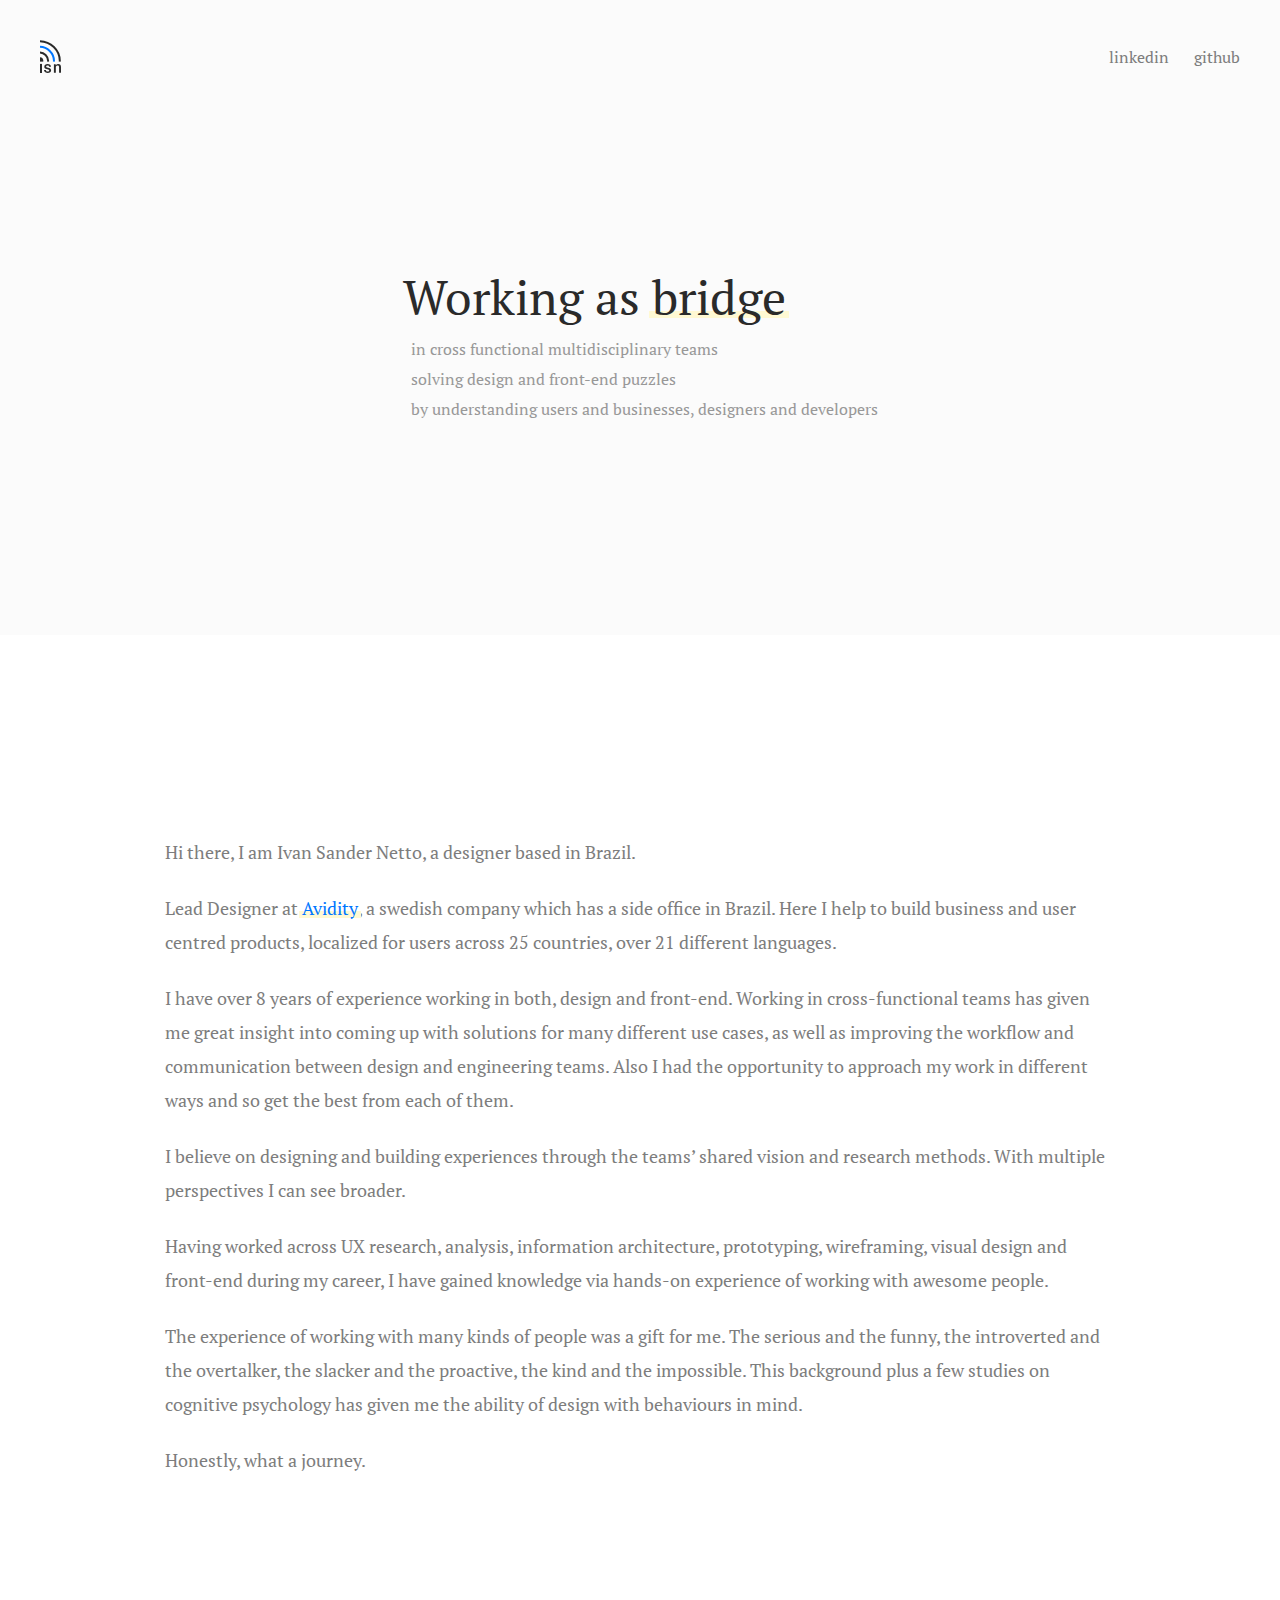
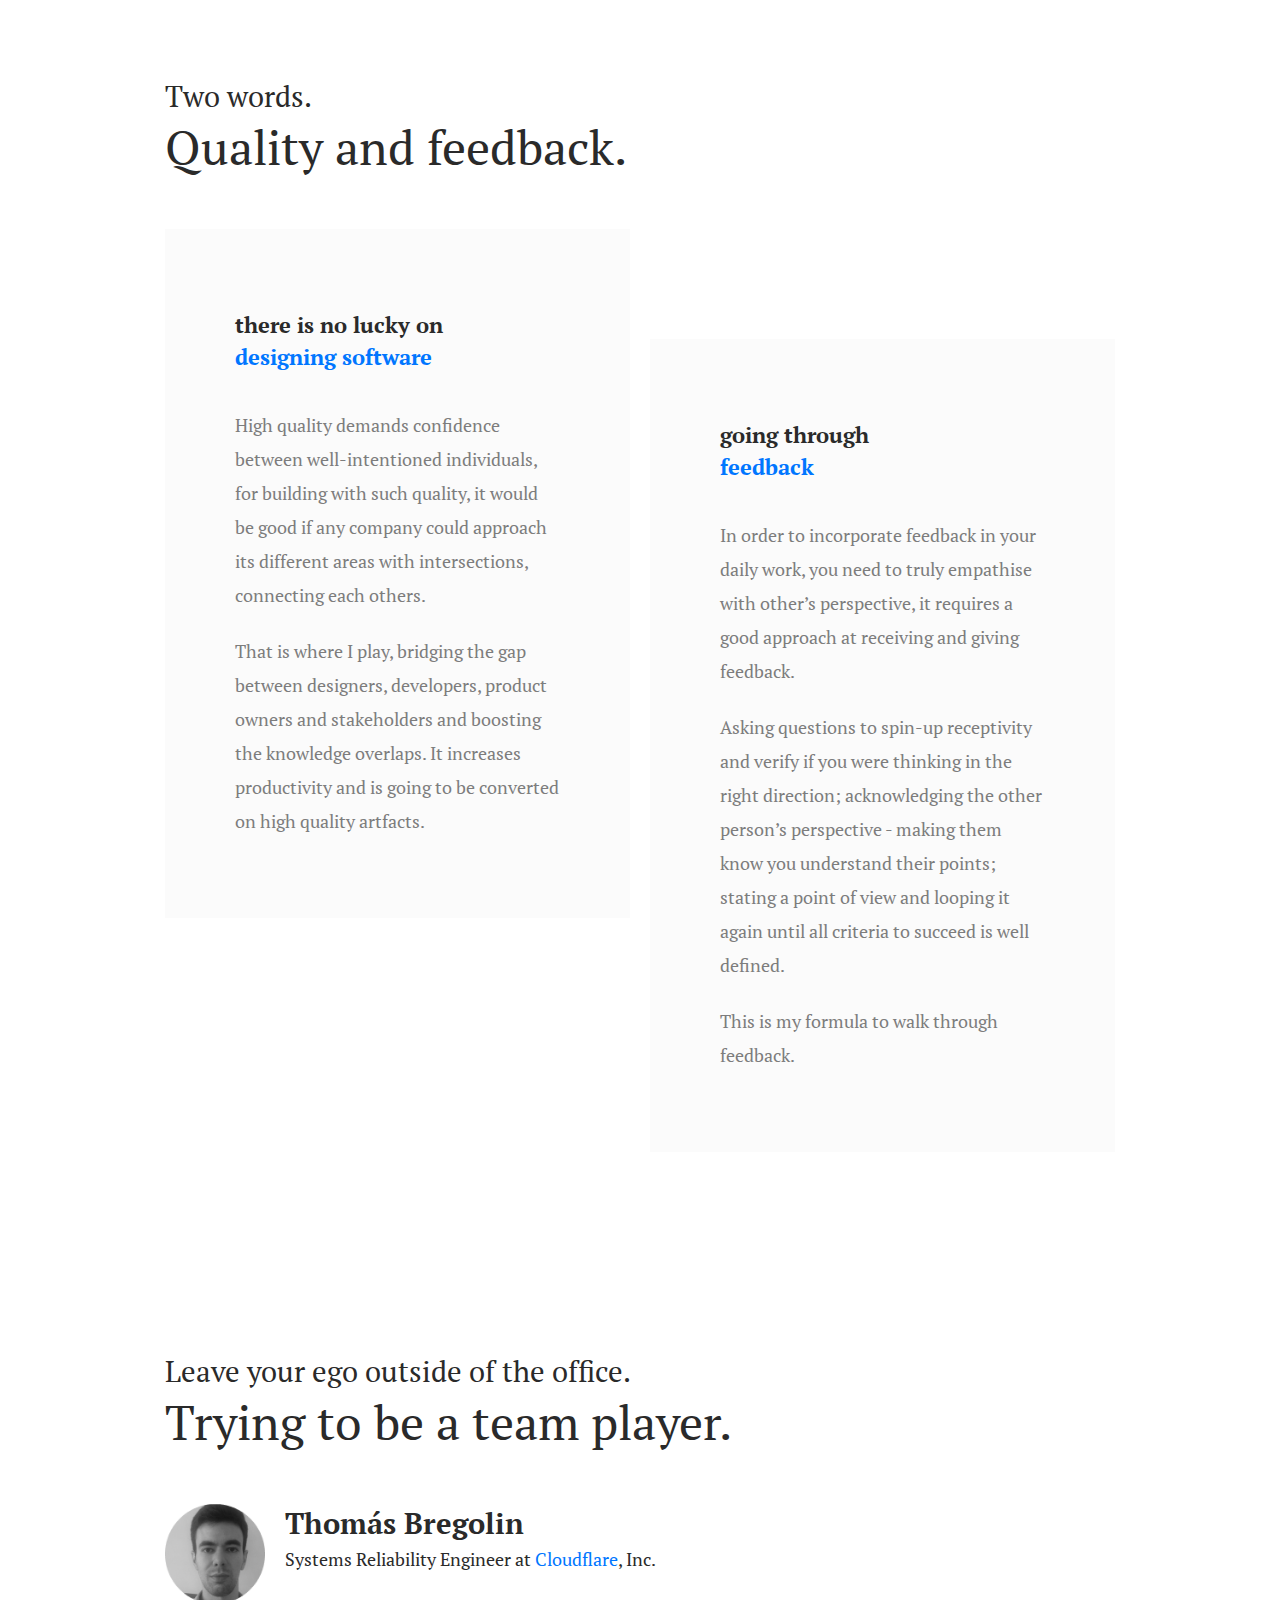
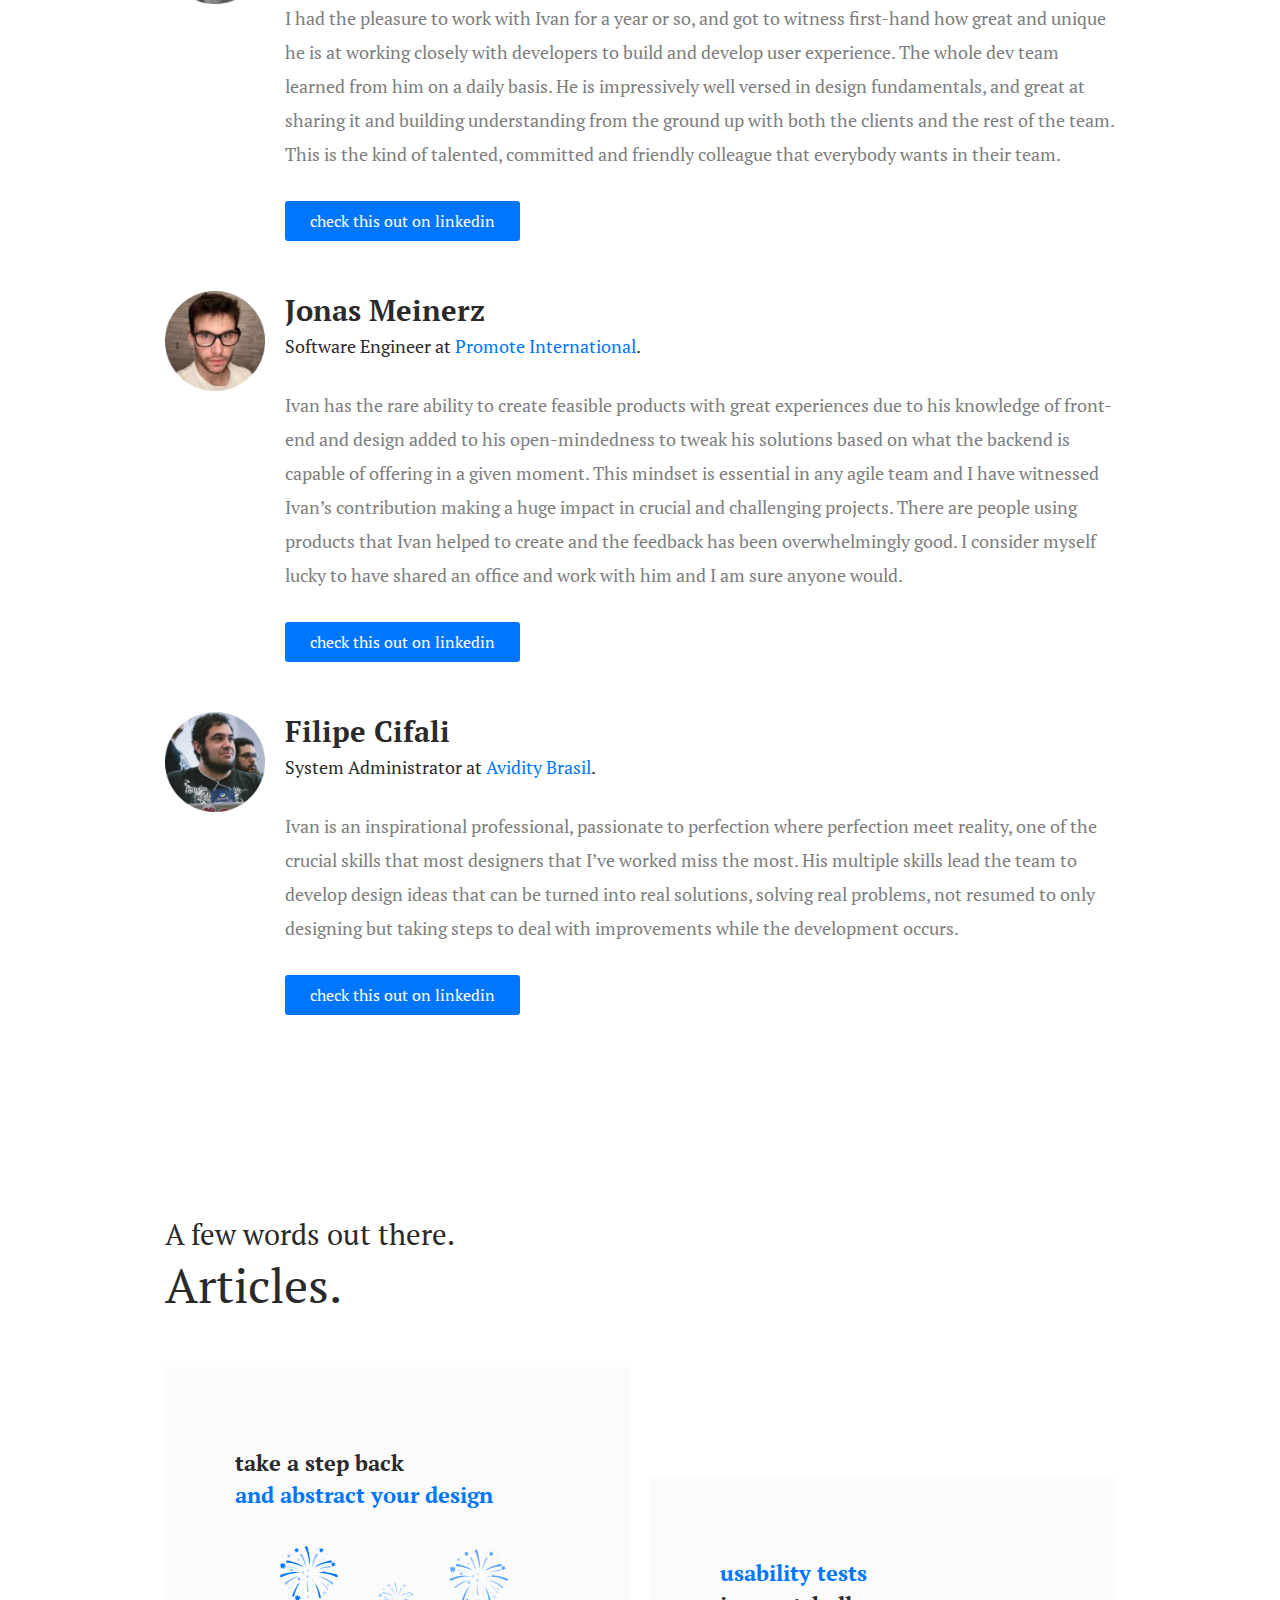
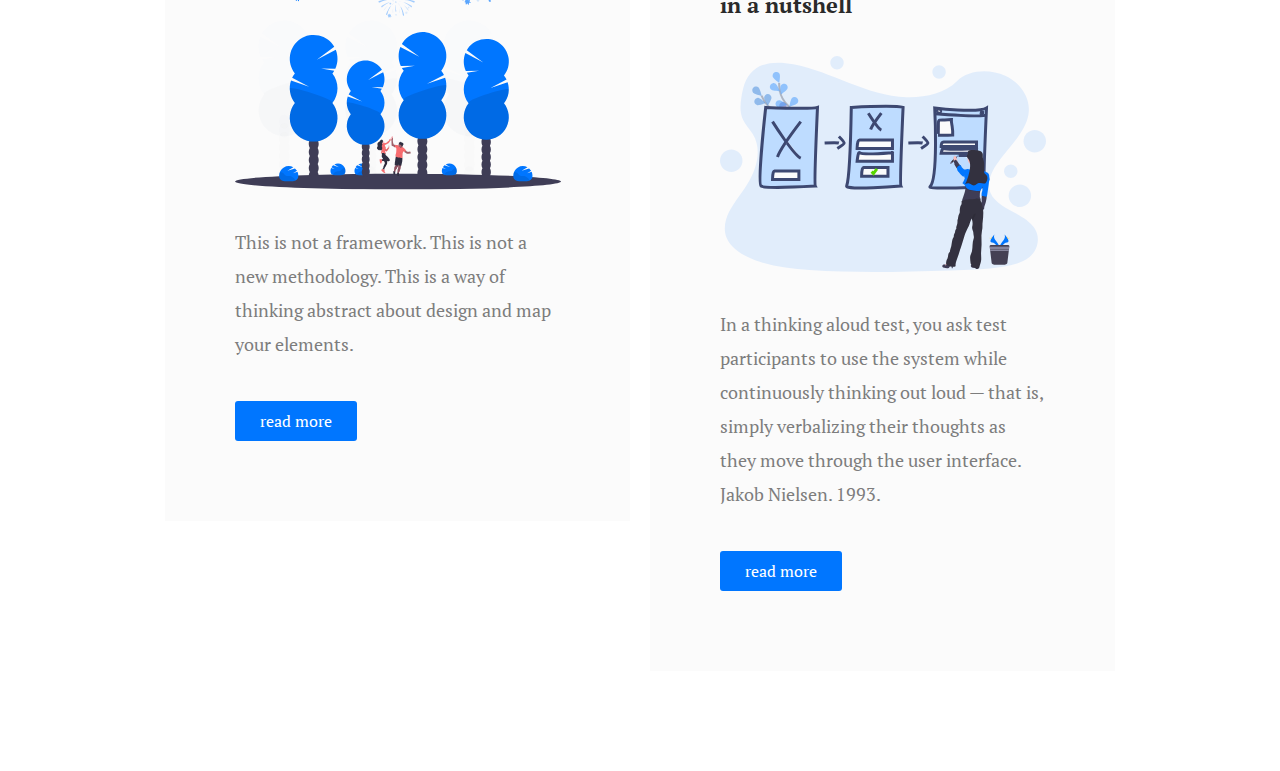
<file: index.html>
<!DOCTYPE HTML>

<html>

<head>
	<meta http-equiv="Content-Type" content="text/html; charset=UTF-8" />
	<title>Ivan Sander Netto's Portfolio</title>

  <link rel="stylesheet" type="text/css" href="stylesheets/index.css">
  <meta name="robots" content="noindex" />

	<!-- Global site tag (gtag.js) - Google Analytics -->
	<script async src="https://www.googletagmanager.com/gtag/js?id=UA-134460749-1"></script>
	<script>
	  window.dataLayer = window.dataLayer || [];
	  function gtag(){dataLayer.push(arguments);}
	  gtag('js', new Date());

	  gtag('config', 'UA-134460749-1');
	</script>
</head>

<body>
  <header class="page-header">
    <nav>
      <h1><a href="/portfolio">Ivan Sander Netto - Portfolio</a></h1>

      <ul>
	<!--
        <li>
        	<a href="/portfolio/projects">projects</a>
        </li>
	-->
				<li>
					<a href="https://www.linkedin.com/in/ivansandernetto/" target="_blank">linkedin</a>
				</li>
        <li>
        	<a href="https://github.com/ivans-netto" target="_blank">github</a>
        </li>
      </ul>
    </nav>

    <div class="__bottom-header">
      <div class="__call">
        <h2>Working as <span class="underlined"><span class="text">bridge</span><span class="line -large"></span></span></h2>
        <ul>
          <li>in cross functional multidisciplinary teams</li>
          <li>solving design and front-end puzzles</li>
          <li>by understanding users and businesses, designers and developers</li>
        </ul>
      </div>
    </div>
  </header>

  <section>
    <div class="container">
			<p>Hi there, I am Ivan Sander Netto, a designer based in Brazil.</p>
			<br>

			<p>Lead Designer at <a href="https://avidity.se" class="underlined"><span class="text">Avidity</span><span class="line -regular"></span></a>, a swedish company which has a side office in Brazil. Here I help to build business and user centred products, localized for users across 25 countries, over 21 different languages.</p>
			<br>

			<p>I have over 8 years of experience working in both, design and front-end. Working in cross-functional teams has given me great insight into coming up with solutions for many different use cases, as well as improving the workflow and communication between design and engineering teams. Also I had the opportunity to approach my work in different ways and so get the best from each of them.</p>
			<br>

			<p>I believe on designing and building experiences through the teams’ shared vision and research methods. With multiple perspectives I can see broader.</p>
			<br>

			<p>Having worked across UX research, analysis, information architecture, prototyping, wireframing, visual design and front-end during my career, I have gained knowledge via hands-on experience of working with awesome people.</p>
			<br>

			<p>The experience of working with many kinds of people was a gift for me. The serious and the funny, the introverted and the overtalker, the slacker and the proactive, the kind and the impossible. This background plus a few studies on cognitive psychology has given me the ability of design with behaviours in mind.</p>
			<br>

			<p>Honestly, what a journey.</p>
    </div>
  </section>

  <section>
    <div class="container">
      <header>
        <span>Two words.</span>
        <h1>Quality and feedback.</h1>
      </header>

      <div class="blocks">
        <article class="vertical-block">
          <h1>there is no lucky on <br>
          <span class="__highlighted">designing software</span></h1>

          <p>High quality demands confidence between well-intentioned individuals, for building with such quality, it would be good if any company could approach its different areas with intersections, connecting each others.</p>

          <br>

          <p>That is where I play, bridging the gap between designers, developers, product owners and stakeholders and boosting the knowledge overlaps. It increases productivity and is going to be converted on high quality artfacts.</p>
        </article>

        <article class="vertical-block -vertical-identation">
          <h1>going through <br>
          <span class="__highlighted">feedback</span></h1>

          <p>In order to incorporate feedback in your daily work, you need to truly empathise with other’s perspective, it requires a good approach at receiving and giving feedback.</p>

          <br>

          <p>Asking questions to spin-up receptivity and verify if you were thinking in the right direction; acknowledging the other person’s perspective - making them know you understand their points; stating a point of view and looping it again until all criteria to succeed is well defined. </p>

          <br>

          <p>This is my formula to walk through feedback.</p>
        </article>
      </div>
    </div>
  </section>

  <section>
    <div class="container">
      <header>
        <span>Leave your ego outside of the office.</span>
        <h1>Trying to be a team player.</h1>
      </header>
    </div>

    <div class="container">
      <div class="testimonials">
        <article class="__testimonial">
          <img src="img/thomas.png" alt="Thomás Bregolin's profile picture" class="__profile-picture">

          <div class="__text-content">
            <h1>Thomás Bregolin</h1>
            <h2>Systems Reliability Engineer at <a href="https://www.cloudflare.com" target="_blank">Cloudflare</a>, Inc.</h2>
            <p>I had the pleasure to work with Ivan for a year or so, and got to witness first-hand how great and unique he is at working closely with developers to build and develop user experience. The whole dev team learned from him on a daily basis. He is impressively well versed in design fundamentals, and great at sharing it and building understanding from the ground up with both the clients and the rest of the team. This is the kind of talented, committed and friendly colleague that everybody wants in their team.</p>

            <a href="https://www.linkedin.com/in/ivansandernetto/" target="_blank" class="btn">check this out on linkedin</a>
          </div>
        </article>

        <article class="__testimonial">
          <img src="img/jonas.png" alt="Jonas Meinerz's profile picture" class="__profile-picture">

          <div class="__text-content">
            <h1>Jonas Meinerz</h1>
            <h2>Software Engineer at <a href="https://www.cloudflare.com" target="_blank">Promote International</a>.</h2>
            <p>Ivan has the rare ability to create feasible products with great experiences due to his knowledge of front-end and design added to his open-mindedness to tweak his solutions based on what the backend is capable of offering in a given moment. This mindset is essential in any agile team and I have witnessed Ivan’s contribution making a huge impact in crucial and challenging projects. There are people using products that Ivan helped to create and the feedback has been overwhelmingly good. I consider myself lucky to have shared an office and work with him and I am sure anyone would. </p>

            <a href="https://www.linkedin.com/in/ivansandernetto/" target="_blank" class="btn">check this out on linkedin</a>
          </div>
        </article>

				<article class="__testimonial">
          <img src="img/filipe.png" alt="Jonas Meinerz's profile picture" class="__profile-picture">

          <div class="__text-content">
            <h1>Filipe Cifali</h1>
            <h2>System Administrator at <a href="https://www.avidity.com.br" target="_blank">Avidity Brasil</a>.</h2>
            <p>Ivan is an inspirational professional, passionate to perfection where perfection meet reality, one of the crucial skills that most designers that I’ve worked miss the most. His multiple skills lead the team to develop design ideas that can be turned into real solutions, solving real problems, not resumed to only designing but taking steps to deal with improvements while the development occurs.</p>

            <a href="https://www.linkedin.com/in/ivansandernetto/" target="_blank" class="btn">check this out on linkedin</a>
          </div>
        </article>
      </div>
    </div>
  </section>

	<section style="padding-bottom: 100px">
		<div class="container">
			<header>
				<span>A few words out there.</span>
				<h1>Articles.</h1>
			</header>

			<div class="blocks">
				<article class="vertical-block">
					<h1>take a step back<br>
					<span class="__highlighted">and abstract your design</span></h1>

					<img src="img/svg/motion.svg" alt="context matters">

					<p>This is not a framework. This is not a new methodology. This is a way of thinking abstract about design and map your elements.</p>

					<a href="https://uxdesign.cc/contextual-elements-bb7cddf9b397#7c63" class="btn" target="_blank">read more</a>
				</article>

				<article class="vertical-block -vertical-identation">
					<h1><span class="__highlighted">usability tests</span><br>
					in a nutshell</h1>

					<img src="img/svg/usability-tests.svg" alt="usability tests illustration">

					<p>In a thinking aloud test, you ask test participants to use the system while continuously thinking out loud — that is, simply verbalizing their thoughts as they move through the user interface.
					Jakob Nielsen. 1993.
					</p>

					<a href="https://medium.com/@ivannetto/usability-tests-in-a-nutshell-1baa6744be10" class="btn" target="_blank">read more</a>
				</article>
			</div>
		</div>
	</section>

<!--
  <section class="check-out-more">
    <div class="container">
      <div class="__half">
        <div>
          <h1>Have a look on <br>
          my <span class="__highlighted">projects</span>.</h1>

          <a href="projects" class="btn">projects</a>
        </div>
      </div>
      <div class="__half">
        <img src="img/svg/projects.svg" alt="projects illustration">
      </div>
    </div>
  </section>
-->
</body>

</html>
</file>
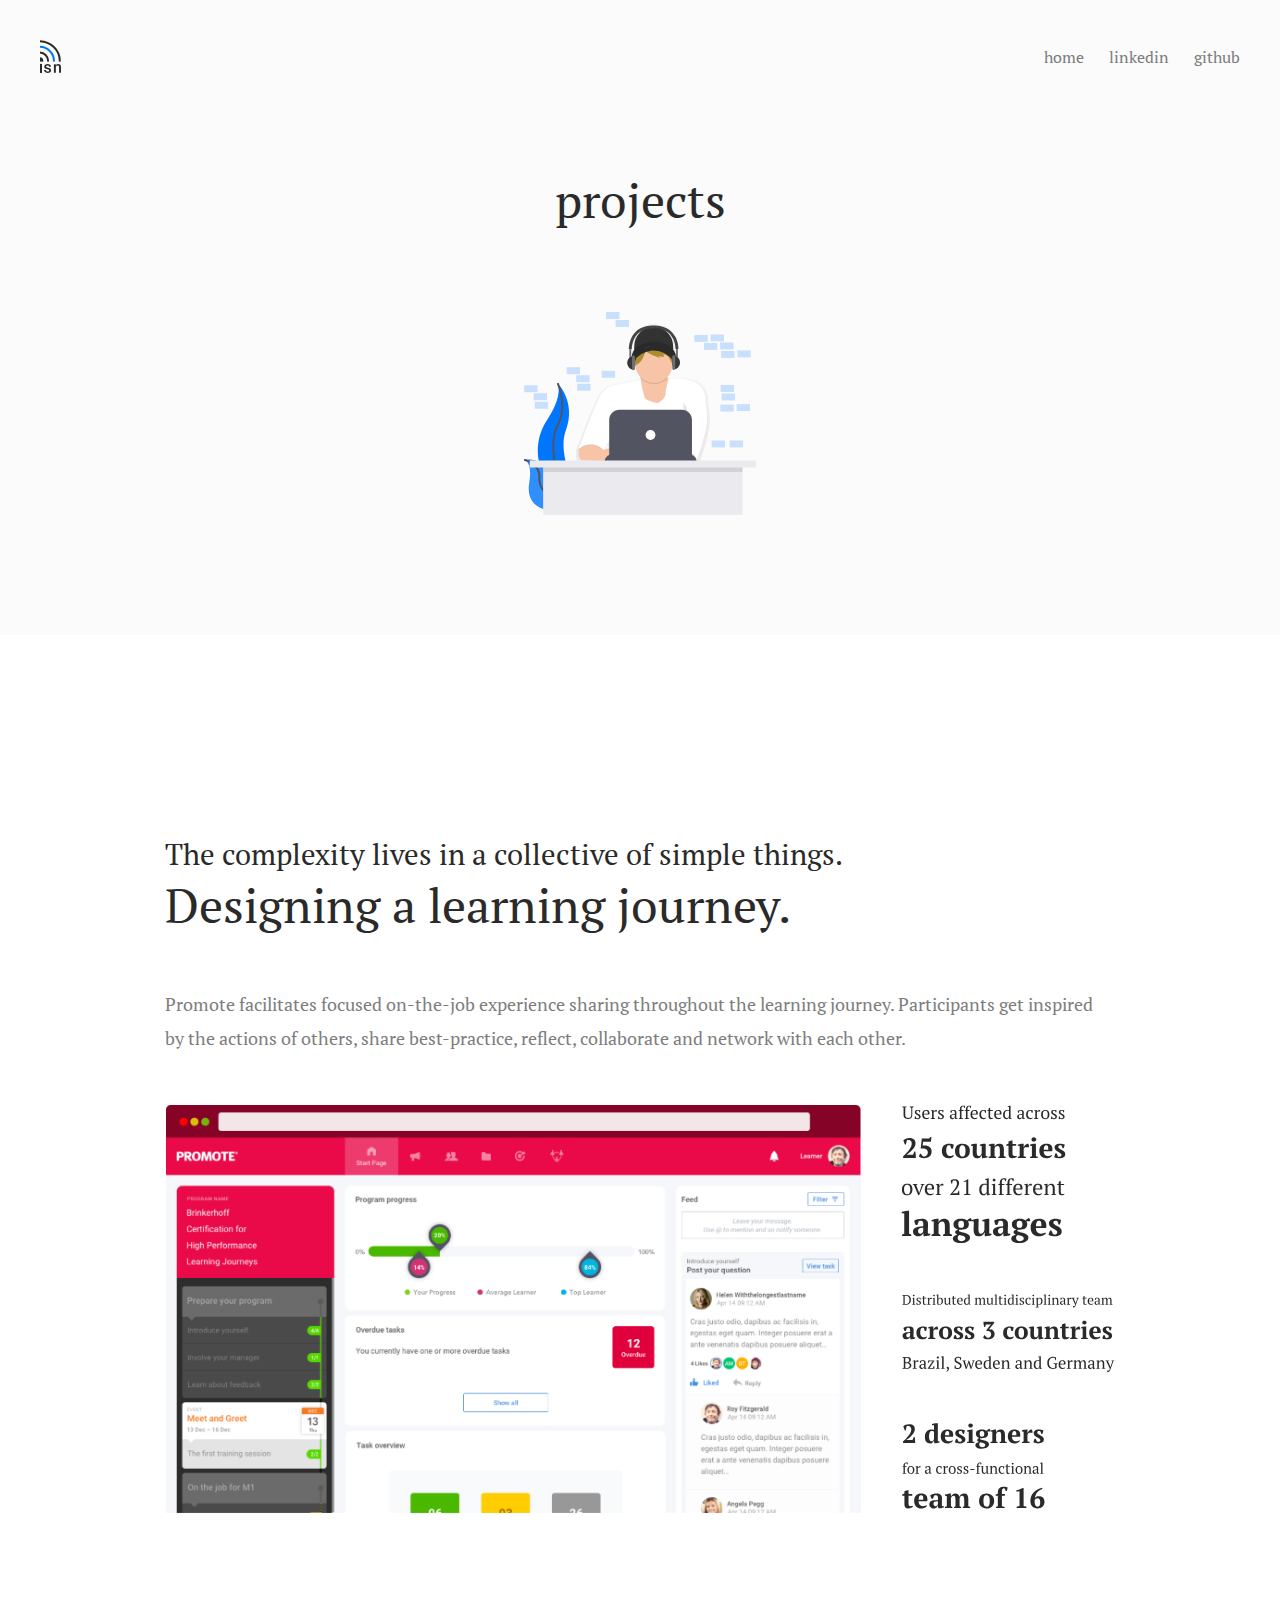
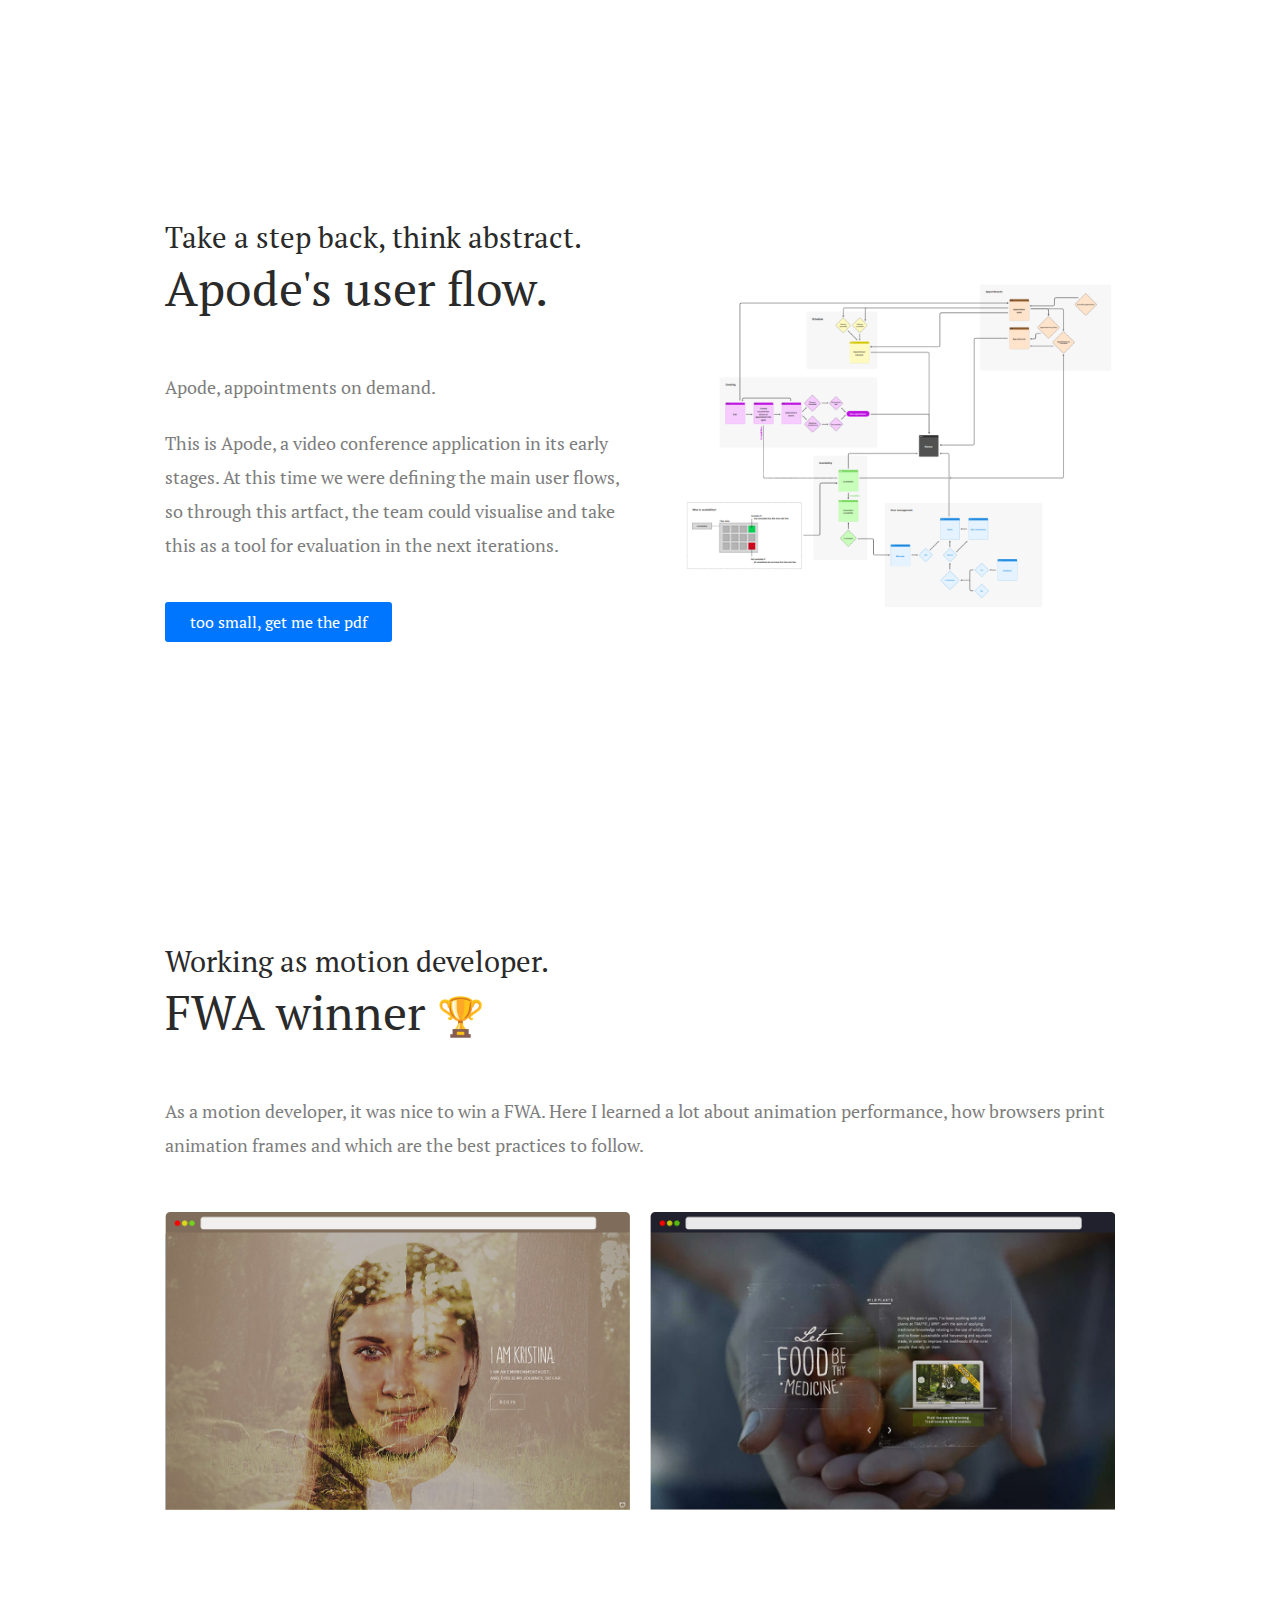
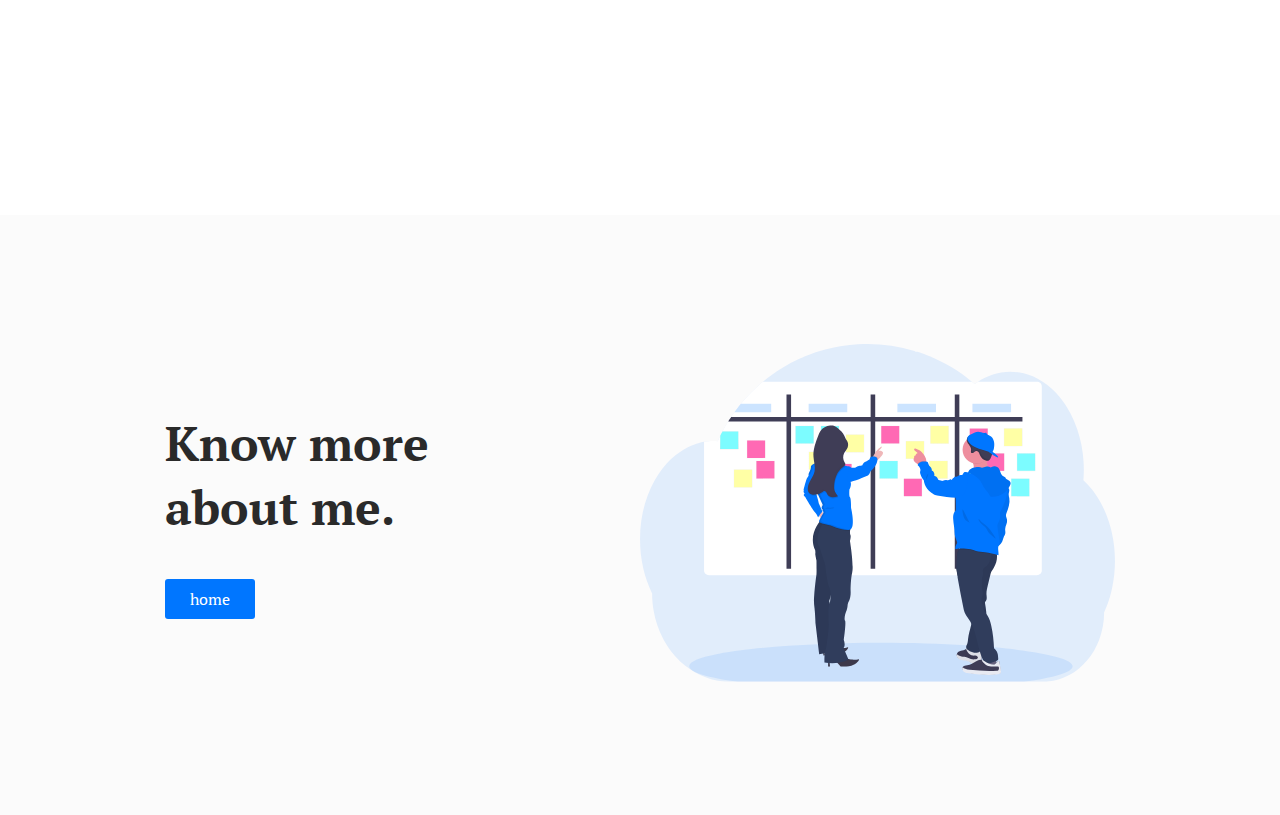
<file: projects.html>
<!DOCTYPE HTML>

<html>

<head>
	<meta http-equiv="Content-Type" content="text/html; charset=UTF-8" />
	<title>Projects - Ivan Sander Netto's Portfolio </title>

  <link rel="stylesheet" type="text/css" href="stylesheets/index.css">
  <meta name="robots" content="noindex" />

	<!-- Global site tag (gtag.js) - Google Analytics -->
	<script async src="https://www.googletagmanager.com/gtag/js?id=UA-134460749-1"></script>
	<script>
	  window.dataLayer = window.dataLayer || [];
	  function gtag(){dataLayer.push(arguments);}
	  gtag('js', new Date());

	  gtag('config', 'UA-134460749-1');
	</script>
</head>

<body>
  <header class="page-header">
		<nav>
      <h1><a href="/portfolio">Ivan Sander Netto - Portfolio</a></h1>

      <ul>
        <li>
        	<a href="/portfolio">home</a>
        </li>
				<li>
					<a href="https://www.linkedin.com/in/ivansandernetto/" target="_blank">linkedin</a>
				</li>
        <li>
        	<a href="https://github.com/ivans-netto" target="_blank">github</a>
        </li>
      </ul>
    </nav>

    <div class="__bottom-header">
      <div class="__call">
        <h2 class="-center">projects</h2>

        <img src="img/svg/projects-header.svg" alt="projects illustration" class="__projecst-illustration">
    </div>
  </header>

  <section class="-project-section">
    <div class="container">
      <header>
        <span>The complexity lives in a collective of simple things.</span>
        <h1>Designing a learning journey.</h1>
      </header>

      <p>Promote facilitates focused on-the-job experience sharing throughout the learning journey. Participants get inspired by the actions of others, share best-practice, reflect, collaborate and network with each other.</p>

      <div class="mockups -mockup-plus-metrics">
        <div class="__mock">
          <img src="img/projects/promote.png" alt="Promote's mockup">
        </div>
        <div class="__metrics">
          <img src="img/projects/promotes-metrics.svg" alt="Promote's metrics">
        </div>
      </div>
    </div>
  </section>

  <section class="-project-section">
    <div class="container">
      <div class="__splitting-blocks">
        <div class="__half">
          <header>
            <span>Take a step back, think abstract.</span>
            <h1>Apode's user flow.</h1>
          </header>

          <p>Apode, appointments on demand.</p>
          <br>
          <p>This is Apode, a video conference application in its early stages. At this time we were defining the main user flows, so through this artfact, the team could visualise and take this as a tool for evaluation in the next iterations.</p>

          <a href="img/projects/apodes-user-flowchart.pdf" class="btn" target="_blank">too small, get me the pdf</a>
        </div>
        <div class="__half -breathe-on-left-side">
          <img src="img/projects/apodes-user-flow.png" class="__apode-flowchart" alt="Apode's user flow">
        </div>
      </div>
    </div>
  </section>

  <section class="-project-section">
    <div class="container">
      <header>
        <span>Working as motion developer.</span>
        <h1>FWA winner <span>🏆</span></h1>
      </header>

      <p>As a motion developer, it was nice to win a FWA. Here I learned a lot about animation performance, how browsers print animation frames and which are the best practices to follow.</p>

      <div class="__splitting-blocks -breathe-top">
        <div class="__half -gap">
          <img src="img/projects/im-kristina-01.png" alt="I'm Kristina - First mockup">
        </div>
        <div class="__half -gap">
          <img src="img/projects/im-kristina-02.png" alt="I'm Kristina - Second mockup">
        </div>
      </div>
    </div>
  </section>

  <section class="check-out-more">
    <div class="container">
      <div class="__half">
        <div>
          <h1>Know more <br>
          about me.</h1>

          <a href="/portfolio" class="btn">home</a>
        </div>
      </div>
      <div class="__half">
        <img src="img/svg/method.svg" alt="method illustration">
      </div>
    </div>
  </section>

</body>

</html>
</file>
<file: stylesheets/index.css>
@import url("https://fonts.googleapis.com/css?family=PT+Serif:400,700");
* {
  box-sizing: border-box; }

html, body, div, span, object, iframe,
h1, h2, h3, h4, h5, h6, p, blockquote, pre,
abbr, address, cite, code,
del, dfn, em, img, ins, kbd, q, samp,
small, strong, sub, sup, var,
b, i,
dl, dt, dd, ol, ul, li,
fieldset, form, label, legend,
table, caption, tbody, tfoot, thead, tr, th, td,
article, aside, canvas, details, figcaption, figure,
footer, header, hgroup, menu, nav, section, summary,
time, mark, audio, video {
  margin: 0;
  padding: 0;
  border: 0;
  outline: 0; }

/**
 * Crossbrowser display block
 */
article, aside, details, figcaption, figure,
footer, header, hgroup, menu, nav, section {
  display: block; }

table {
  border-collapse: collapse;
  border-spacing: 0; }

input, select {
  vertical-align: middle; }

textarea {
  margin-top: 0;
  margin-bottom: 0; }

p {
  line-height: 34px;
  font-size: 18px;
  color: #7d7d7d; }

.container {
  width: 950px;
  margin: 0 auto; }
  .container .__splitting-blocks {
    display: flex;
    justify-content: space-between; }
    .container .__splitting-blocks.-breathe-top {
      margin-top: 50px; }
    .container .__splitting-blocks .__half {
      width: 50%; }
      .container .__splitting-blocks .__half.-breathe-on-left-side {
        padding-left: 40px; }
      .container .__splitting-blocks .__half.-gap {
        width: calc(50% - 10px); }
      .container .__splitting-blocks .__half .btn {
        margin-top: 40px; }
      .container .__splitting-blocks .__half img {
        width: 100%; }
    .container .__splitting-blocks .__apode-flowchart {
      margin-top: 60px; }

a {
  color: #0076FF;
  text-decoration: none;
  transition: color 0.15s ease-out; }
  a:hover {
    color: #005ecc; }

.btn {
  background-color: #0076FF;
  color: #fff;
  font-weight: 400;
  text-decoration: none;
  display: inline-block;
  height: 40px;
  padding: 9px 25px;
  border-radius: 3px;
  transform: translate(0px, 0px);
  transition: background-color 0.15s ease-out, box-shadow 0.15s ease-out, transform 0.15s ease-out; }
  .btn:hover {
    color: #fff;
    background-color: #006ff0;
    transform: translateY(-2px);
    box-shadow: 0 2px 4px 0 rgba(136, 144, 195, 0.3), 0 5px 15px 0 rgba(37, 44, 97, 0.3); }
  .btn:focus {
    transform: translateY(0px);
    box-shadow: 0 2px 4px 0 rgba(136, 144, 195, 0), 0 5px 15px 0 rgba(37, 44, 97, 0);
    transition: background-color 0.05s ease-out, box-shadow 0.05s ease-out, transform 0.05s ease-out; }
  .btn[target="_blank"]:hover {
    background-image: url(../img/svg/external-link.svg);
    background-repeat: no-repeat;
    background-position: calc(100% - 5px) 5px; }

.underlined {
  position: relative; }
  .underlined .text {
    position: relative;
    z-index: 10; }
  .underlined .line {
    z-index: 5;
    width: calc(100% + 6px);
    height: 7px;
    background-color: #FFF9D3;
    position: absolute;
    left: -3px; }
    .underlined .line.-large {
      bottom: 10.8px; }
    .underlined .line.-regular {
      bottom: 2px; }

html {
  background-color: #0076FF; }

body {
  background: #fff;
  font-family: 'PT Serif', serif;
  font-weight: 400;
  color: #2A2A2A; }

.page-header {
  height: 635px;
  background: #FBFBFB; }
  .page-header nav {
    padding: 40px 40px 0 40px;
    width: 100%;
    display: flex;
    justify-content: space-between; }
    .page-header nav ul {
      list-style: none;
      display: flex;
      align-items: center; }
    .page-header nav li {
      float: left;
      margin-right: 25px;
      color: #7d7d7d;
      font-size: 16px; }
      .page-header nav li:last-child {
        margin-right: 0; }
    .page-header nav a {
      color: #7d7d7d; }
      .page-header nav a:hover {
        color: #0076FF; }
    .page-header nav h1 {
      height: 33px;
      width: 21px;
      background-image: url(../img/svg/logo.svg);
      background-repeat: no-repeat;
      background-size: 100% 100%;
      text-indent: -9999px; }
      .page-header nav h1 a {
        display: block;
        width: 100%;
        height: 100%; }
  .page-header h2 {
    font-weight: 400;
    font-size: 48px; }
    .page-header h2.-center {
      text-align: center; }
  .page-header .__bottom-header {
    height: calc(100% - 40px - 33px);
    display: flex;
    align-items: center; }
  .page-header .__call {
    display: table;
    margin: 0 auto;
    padding-bottom: 20px; }
    .page-header .__call ul {
      list-style: none;
      margin-top: 5px;
      margin-left: 8px; }
    .page-header .__call li {
      color: #989898;
      line-height: 30px;
      font-size: 16px; }
    .page-header .__call .__projecst-illustration {
      margin-top: 80px; }

section {
  margin-top: 200px;
  margin-bottom: 200px; }
  section:last-of-type {
    margin-bottom: 0px; }
  section.-project-section {
    margin-top: 300px;
    margin-bottom: 300px; }
    section.-project-section:first-of-type {
      margin-top: 200px; }
  section header {
    margin-bottom: 50px; }
    section header h1 {
      font-size: 48px;
      font-weight: 400; }
      section header h1 span {
        font-size: 38px; }
    section header span {
      font-size: 29px; }

.mockups {
  margin-top: 50px; }
  .mockups.-mockup-plus-metrics {
    display: flex;
    justify-content: space-around; }
    .mockups.-mockup-plus-metrics .__mock {
      width: 77.5%;
      padding-right: 40px; }
    .mockups.-mockup-plus-metrics .__metrics {
      width: 22.5%; }
  .mockups img {
    width: 100%; }

.blocks {
  display: flex;
  justify-content: space-between; }

.vertical-block {
  background-color: #FBFBFB;
  width: calc(50% - 10px);
  padding: 80px 70px; }
  .vertical-block:first-child {
    align-self: flex-start; }
  .vertical-block.-vertical-identation {
    margin-top: 110px; }
  .vertical-block h1 {
    font-size: 22px;
    text-transform: lowercase;
    line-height: 32px;
    margin-bottom: 35px; }
  .vertical-block img {
    margin-bottom: 30px; }
  .vertical-block .__highlighted {
    color: #0076FF;
    line-height: 32px; }
  .vertical-block .btn {
    margin-top: 40px; }

.testimonials img {
  width: 100px;
  height: 100px; }
.testimonials h1 {
  font-size: 29px;
  margin-bottom: 5px; }
.testimonials h2 {
  color: #2A2A2A;
  font-size: 18px;
  font-weight: 400; }
.testimonials p {
  padding-top: 30px;
  margin-bottom: 30px; }
.testimonials .__text-content {
  margin-left: 20px; }
.testimonials .__testimonial {
  display: flex;
  justify-content: space-between;
  margin-bottom: 50px; }

.check-out-more {
  background-color: #FBFBFB; }
  .check-out-more .__half {
    width: 50%; }
    .check-out-more .__half img {
      width: 100%; }
  .check-out-more h1 {
    font-size: 48px;
    color: #2A2A2A; }
    .check-out-more h1 .__highlighted {
      color: #0076FF; }
  .check-out-more .container {
    display: flex;
    align-items: center;
    height: 600px; }
  .check-out-more .btn {
    margin-top: 40px; }

/*# sourceMappingURL=index.css.map */
</file>
